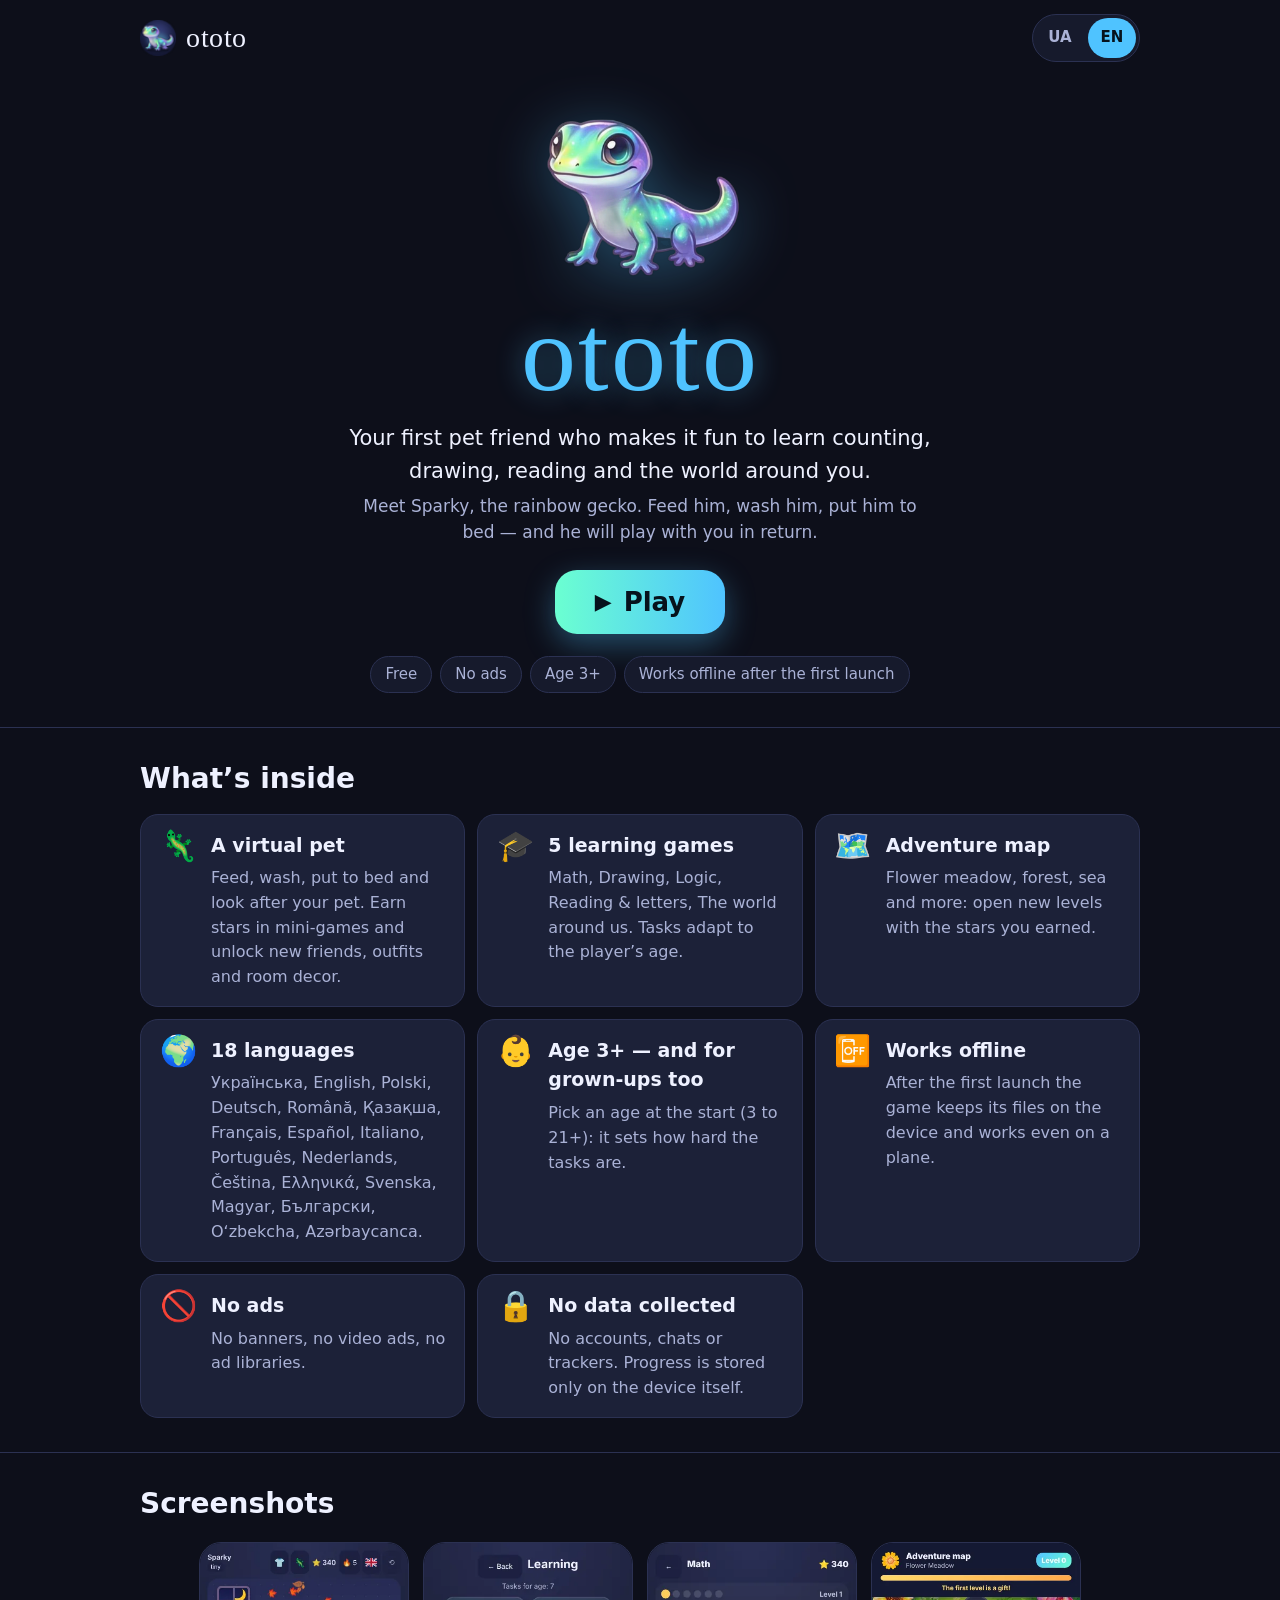
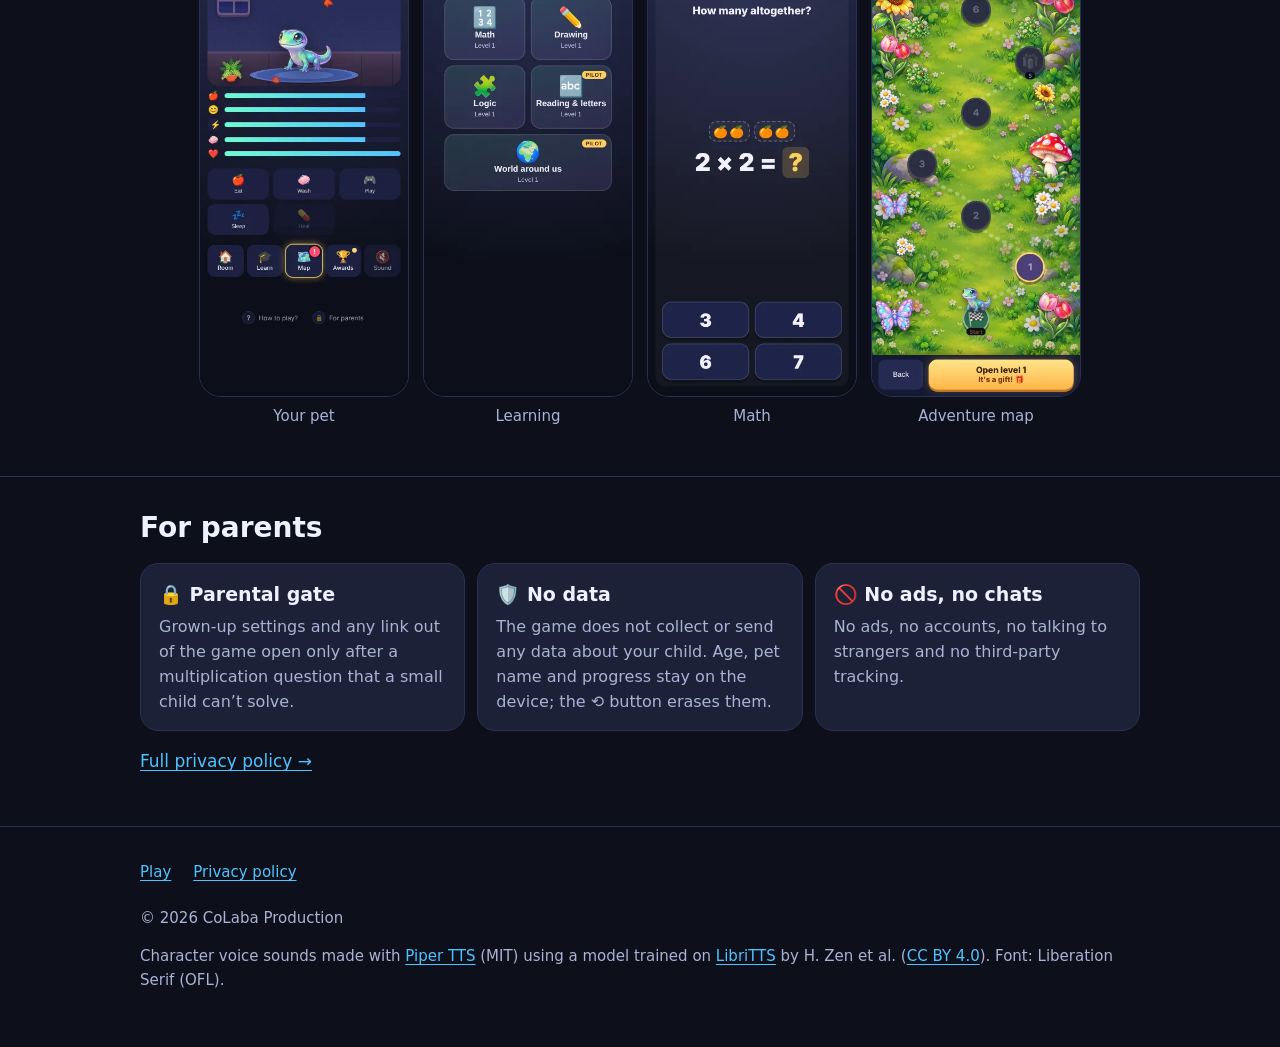
<file: about/index.html>
<!DOCTYPE html>
<!-- OTOTO — сайт-візитка гри (uk / en). CoLaba Production.
     Статична сторінка: без трекерів, cookie, зовнішніх шрифтів і CDN.
     Гра — на рівень вище (../), політика приватності — ../privacy/. -->
<html lang="uk">
<head>
<meta charset="UTF-8">
<meta name="viewport" content="width=device-width, initial-scale=1">
<title>ototo — гра-улюбленець для дітей і дорослих</title>
<meta name="description" content="ototo — безкоштовна гра: віртуальний улюбленець, 5 навчальних ігор, мапа пригод, 18 мов. Без реклами, без збору особистих даних, після першого запуску працює без інтернету.">
<meta name="theme-color" content="#0d0f1a">
<meta name="referrer" content="no-referrer">
<link rel="icon" type="image/png" sizes="32x32" href="../img/icons/favicon-32.png">
<link rel="icon" type="image/png" sizes="16x16" href="../img/icons/favicon-16.png">
<link rel="apple-touch-icon" href="../img/icons/apple-touch-icon.png">
<link rel="stylesheet" href="site.css">
<script>
  /* мова до першого показу: збережений вибір, інакше uk для української системи, решта — en */
  (function () {
    var l = null;
    try { l = localStorage.getItem('ototo_site_lang'); } catch (e) {}
    if (l !== 'uk' && l !== 'en') l = /^uk\b/i.test(navigator.language || '') ? 'uk' : 'en';
    document.documentElement.lang = l;
  })();
</script>
</head>
<body class="i18n">
<a class="skip" href="#main"><span lang="uk">До змісту</span><span lang="en">Skip to content</span></a>

<header class="wrap top">
  <a class="brand" href="../" aria-label="ototo">
    <img src="../img/icons/favicon-32.png" srcset="../img/icons/favicon-32.png 1x, ../img/icons/apple-touch-icon.png 2x" alt="" width="36" height="36">
    <span class="logo">ototo</span>
  </a>
  <div class="langSwitch" role="group" aria-label="Мова / Language">
    <button type="button" data-lang="uk" aria-pressed="false">UA</button>
    <button type="button" data-lang="en" aria-pressed="false">EN</button>
  </div>
</header>

<main id="main">
  <div class="wrap hero">
    <img class="mascot" src="../img/gecko.png" alt="" width="200" height="200" fetchpriority="high">
    <h1 class="logo">ototo</h1>
    <p class="pitch">
      <span lang="uk">Твій перший друг-улюбленець, з яким весело вчитися рахувати, малювати, читати й пізнавати світ.</span>
      <span lang="en">Your first pet friend who makes it fun to learn counting, drawing, reading and the world around you.</span>
    </p>
    <p class="sub">
      <span lang="uk">Знайомтеся: райдужний геко Сяйко. Його треба годувати, мити, вкладати спати — а він за це грає з тобою.</span>
      <span lang="en">Meet Sparky, the rainbow gecko. Feed him, wash him, put him to bed — and he will play with you in return.</span>
    </p>
    <a class="play" href="../">
      <span class="tri" aria-hidden="true">▶</span>
      <span lang="uk">Грати</span><span lang="en">Play</span>
    </a>
    <ul class="badges">
      <li><span lang="uk">Безкоштовно</span><span lang="en">Free</span></li>
      <li><span lang="uk">Без реклами</span><span lang="en">No ads</span></li>
      <li><span lang="uk">Від 3 років</span><span lang="en">Age 3+</span></li>
      <li><span lang="uk">Працює без інтернету після першого запуску</span><span lang="en">Works offline after the first launch</span></li>
    </ul>
  </div>

  <section aria-labelledby="hFeatures">
    <div class="wrap">
      <h2 id="hFeatures"><span lang="uk">Що є в грі</span><span lang="en">What’s inside</span></h2>
      <ul class="features">
        <li><span class="ico" aria-hidden="true">🦎</span><div>
          <h3><span lang="uk">Віртуальний улюбленець</span><span lang="en">A virtual pet</span></h3>
          <p lang="uk">Годуй, мий, вкладай спати й лікуй. Заробляй зірки в міні-іграх, відкривай нових друзів, одяг і прикраси для кімнати.</p>
          <p lang="en">Feed, wash, put to bed and look after your pet. Earn stars in mini-games and unlock new friends, outfits and room decor.</p>
        </div></li>
        <li><span class="ico" aria-hidden="true">🎓</span><div>
          <h3><span lang="uk">5 навчальних ігор</span><span lang="en">5 learning games</span></h3>
          <p lang="uk">Математика, Малювалка, Логіка, Читання і літери, Світ навколо. Завдання підлаштовуються під вік.</p>
          <p lang="en">Math, Drawing, Logic, Reading &amp; letters, The world around us. Tasks adapt to the player’s age.</p>
        </div></li>
        <li><span class="ico" aria-hidden="true">🗺️</span><div>
          <h3><span lang="uk">Мапа пригод</span><span lang="en">Adventure map</span></h3>
          <p lang="uk">Квітковий луг, ліс, море та інші краї: відкривай рівні за зірки, які заробив у грі.</p>
          <p lang="en">Flower meadow, forest, sea and more: open new levels with the stars you earned.</p>
        </div></li>
        <li><span class="ico" aria-hidden="true">🌍</span><div>
          <h3><span lang="uk">18 мов</span><span lang="en">18 languages</span></h3>
          <p>Українська, English, Polski, Deutsch, Română, Қазақша, Français, Español, Italiano, Português, Nederlands, Čeština, Ελληνικά, Svenska, Magyar, Български, Oʻzbekcha, Azərbaycanca.</p>
        </div></li>
        <li><span class="ico" aria-hidden="true">👶</span><div>
          <h3><span lang="uk">Від 3 років — і для дорослих</span><span lang="en">Age 3+ — and for grown-ups too</span></h3>
          <p lang="uk">Вік обирається на старті (від 3 до 21+): від нього залежить складність завдань.</p>
          <p lang="en">Pick an age at the start (3 to 21+): it sets how hard the tasks are.</p>
        </div></li>
        <li><span class="ico" aria-hidden="true">📴</span><div>
          <h3><span lang="uk">Працює без інтернету</span><span lang="en">Works offline</span></h3>
          <p lang="uk">Після першого запуску гра зберігає свої файли на пристрої й працює навіть у літаку.</p>
          <p lang="en">After the first launch the game keeps its files on the device and works even on a plane.</p>
        </div></li>
        <li><span class="ico" aria-hidden="true">🚫</span><div>
          <h3><span lang="uk">Без реклами</span><span lang="en">No ads</span></h3>
          <p lang="uk">Жодних банерів, рекламних роликів і рекламних бібліотек.</p>
          <p lang="en">No banners, no video ads, no ad libraries.</p>
        </div></li>
        <li><span class="ico" aria-hidden="true">🔒</span><div>
          <h3><span lang="uk">Жодних даних не збираємо</span><span lang="en">No data collected</span></h3>
          <p lang="uk">Без акаунтів, чатів і трекерів. Прогрес зберігається лише на самому пристрої.</p>
          <p lang="en">No accounts, chats or trackers. Progress is stored only on the device itself.</p>
        </div></li>
      </ul>
    </div>
  </section>

  <section aria-labelledby="hShots">
    <div class="wrap">
      <h2 id="hShots"><span lang="uk">Як це виглядає</span><span lang="en">Screenshots</span></h2>
      <ul class="shots">
        <li lang="uk"><figure><img src="img/uk-1-pet.webp" width="390" height="844" loading="lazy" decoding="async" alt="Головний екран: геко Сяйко у своїй кімнаті, шкали їжі, настрою, енергії, чистоти й здоров’я"><figcaption>Улюбленець</figcaption></figure></li>
        <li lang="uk"><figure><img src="img/uk-2-learn.webp" width="390" height="844" loading="lazy" decoding="async" alt="Розділ «Навчання»: п’ять ігор — Математика, Малювалка, Логіка, Читання і літери, Світ навколо"><figcaption>Навчання</figcaption></figure></li>
        <li lang="uk"><figure><img src="img/uk-3-math.webp" width="390" height="844" loading="lazy" decoding="async" alt="Гра «Математика»: приклад із пропущеним числом і цифрова клавіатура"><figcaption>Математика</figcaption></figure></li>
        <li lang="uk"><figure><img src="img/uk-4-map.webp" width="390" height="844" loading="lazy" decoding="async" alt="Мапа пригод: квітковий луг із пронумерованими рівнями"><figcaption>Мапа пригод</figcaption></figure></li>
        <li lang="en"><figure><img src="img/en-1-pet.webp" width="390" height="844" loading="lazy" decoding="async" alt="Main screen: Sparky the gecko in his room with food, mood, energy, cleanliness and health bars"><figcaption>Your pet</figcaption></figure></li>
        <li lang="en"><figure><img src="img/en-2-learn.webp" width="390" height="844" loading="lazy" decoding="async" alt="Learning hub: five games — Math, Drawing, Logic, Reading and letters, The world around us"><figcaption>Learning</figcaption></figure></li>
        <li lang="en"><figure><img src="img/en-3-math.webp" width="390" height="844" loading="lazy" decoding="async" alt="Math game: a sum with a missing number and a number keypad"><figcaption>Math</figcaption></figure></li>
        <li lang="en"><figure><img src="img/en-4-map.webp" width="390" height="844" loading="lazy" decoding="async" alt="Adventure map: a flower meadow with numbered levels"><figcaption>Adventure map</figcaption></figure></li>
      </ul>
    </div>
  </section>

  <section aria-labelledby="hParents">
    <div class="wrap">
      <h2 id="hParents"><span lang="uk">Для батьків</span><span lang="en">For parents</span></h2>
      <div class="parents">
        <div class="box">
          <h3><span lang="uk">🔒 Батьківський замок</span><span lang="en">🔒 Parental gate</span></h3>
          <p lang="uk">Налаштування для дорослих і посилання за межі гри відкриваються лише після прикладу на множення, який мала дитина не розв’яже.</p>
          <p lang="en">Grown-up settings and any link out of the game open only after a multiplication question that a small child can’t solve.</p>
        </div>
        <div class="box">
          <h3><span lang="uk">🛡️ Жодних даних</span><span lang="en">🛡️ No data</span></h3>
          <p lang="uk">Гра не збирає й не передає даних про дитину. Вік, ім’я улюбленця і прогрес лежать лише на пристрої; видалити їх можна кнопкою ⟲.</p>
          <p lang="en">The game does not collect or send any data about your child. Age, pet name and progress stay on the device; the ⟲ button erases them.</p>
        </div>
        <div class="box">
          <h3><span lang="uk">🚫 Без реклами й чатів</span><span lang="en">🚫 No ads, no chats</span></h3>
          <p lang="uk">Немає реклами, акаунтів, спілкування з незнайомцями і стороннього стеження.</p>
          <p lang="en">No ads, no accounts, no talking to strangers and no third-party tracking.</p>
        </div>
      </div>
      <p><a href="../privacy/"><span lang="uk">Повна політика приватності →</span><span lang="en">Full privacy policy →</span></a></p>
    </div>
  </section>
</main>

<footer>
  <div class="wrap">
    <nav aria-label="Посилання / Links">
      <a href="../"><span lang="uk">Грати</span><span lang="en">Play</span></a>
      <a href="../privacy/" lang="uk">Політика приватності</a>
      <a href="../privacy/#en" lang="en">Privacy policy</a>
    </nav>
    <p>© 2026 CoLaba Production</p>
    <p class="credits">Character voice sounds made with <a href="https://github.com/rhasspy/piper">Piper TTS</a> (MIT) using a model trained on <a href="https://www.openslr.org/60/">LibriTTS</a> by H. Zen et al. (<a href="https://creativecommons.org/licenses/by/4.0/">CC BY 4.0</a>). Font: Liberation Serif (OFL).</p>
  </div>
</footer>
<script src="site.js"></script>
</body>
</html>
</file>
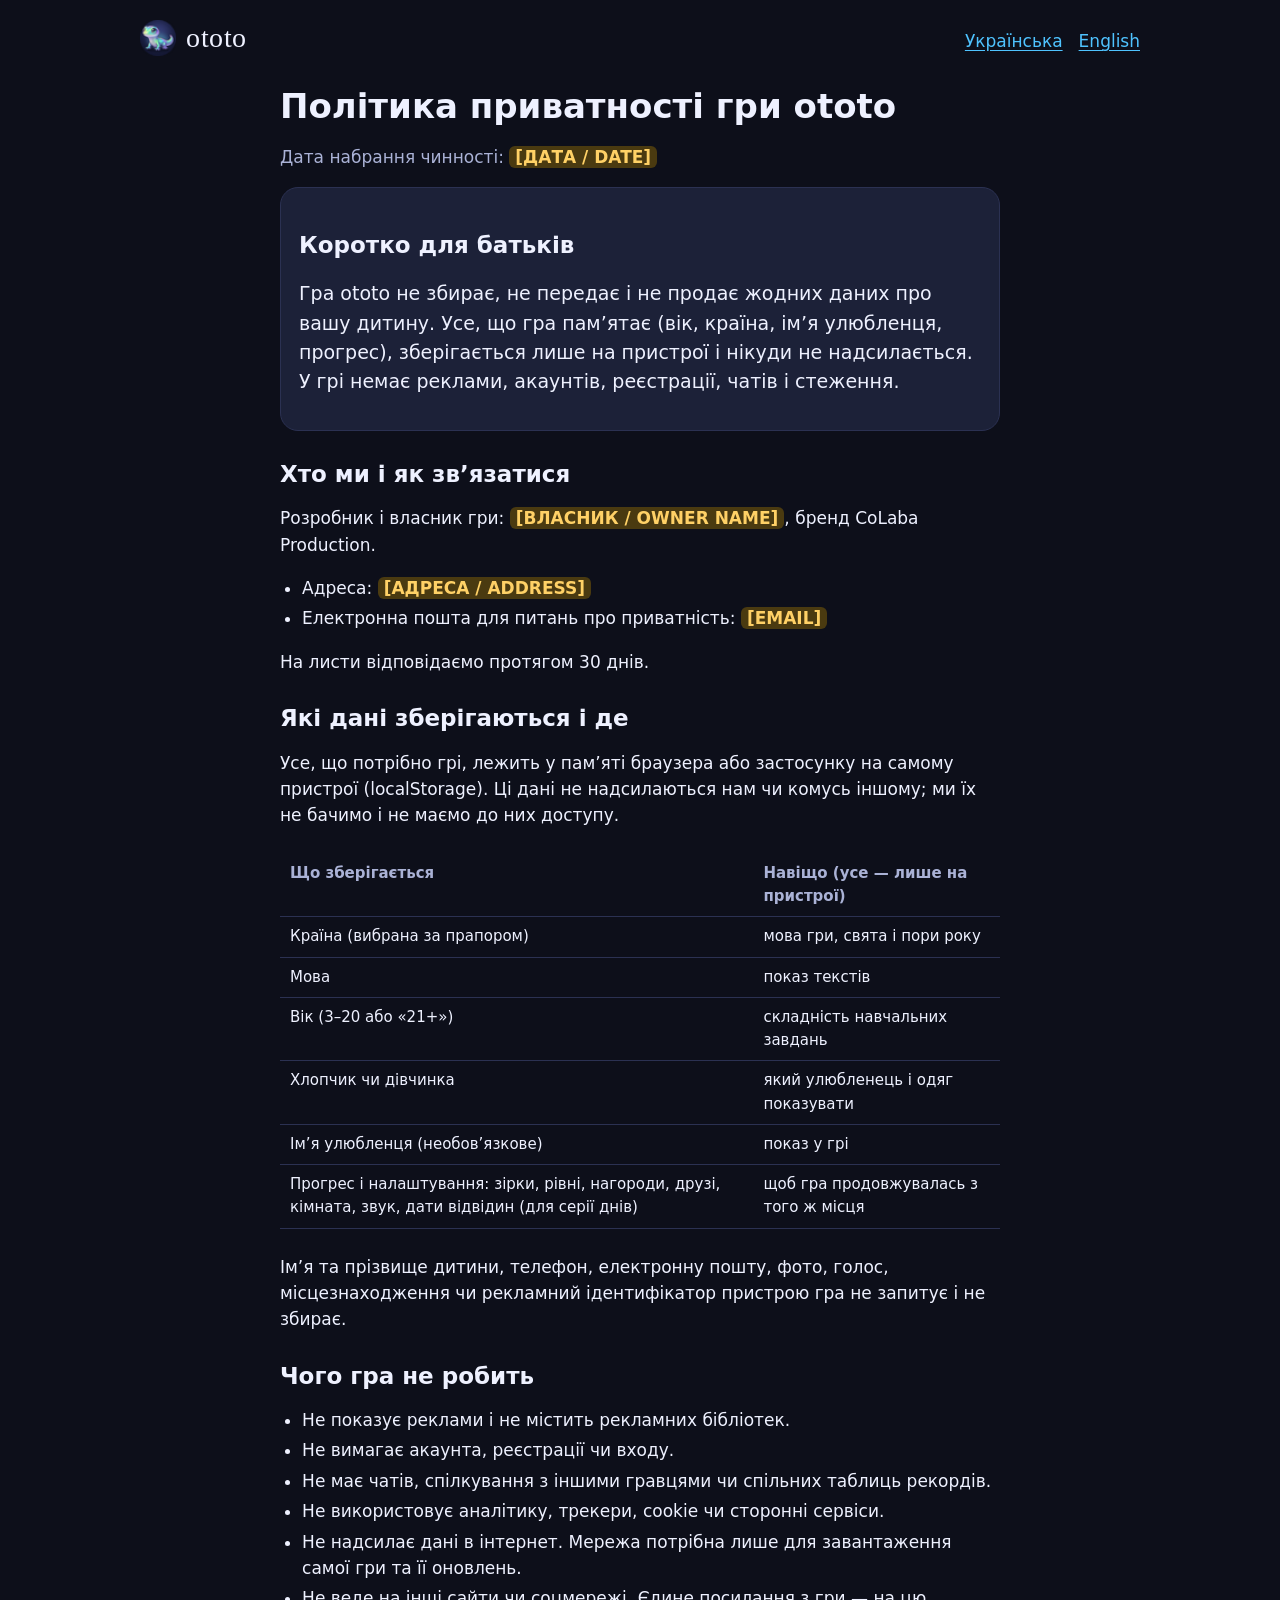
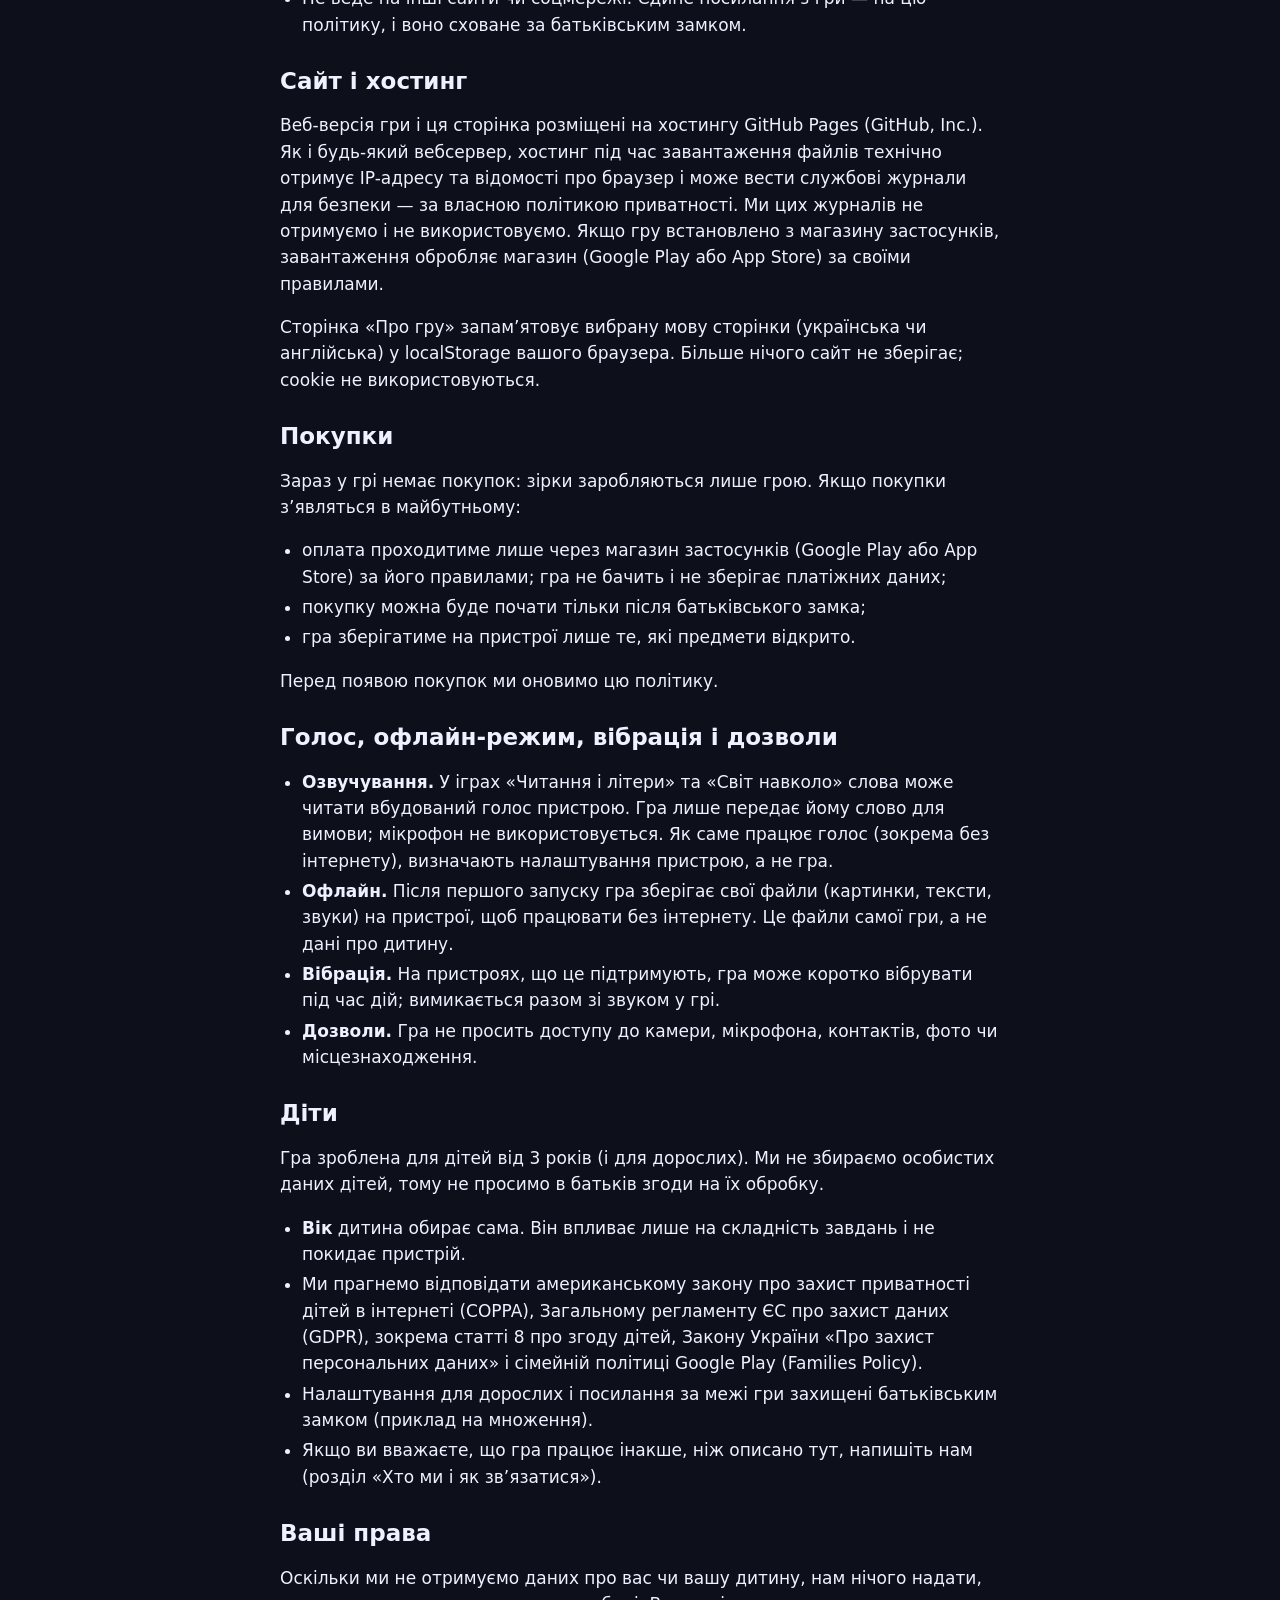
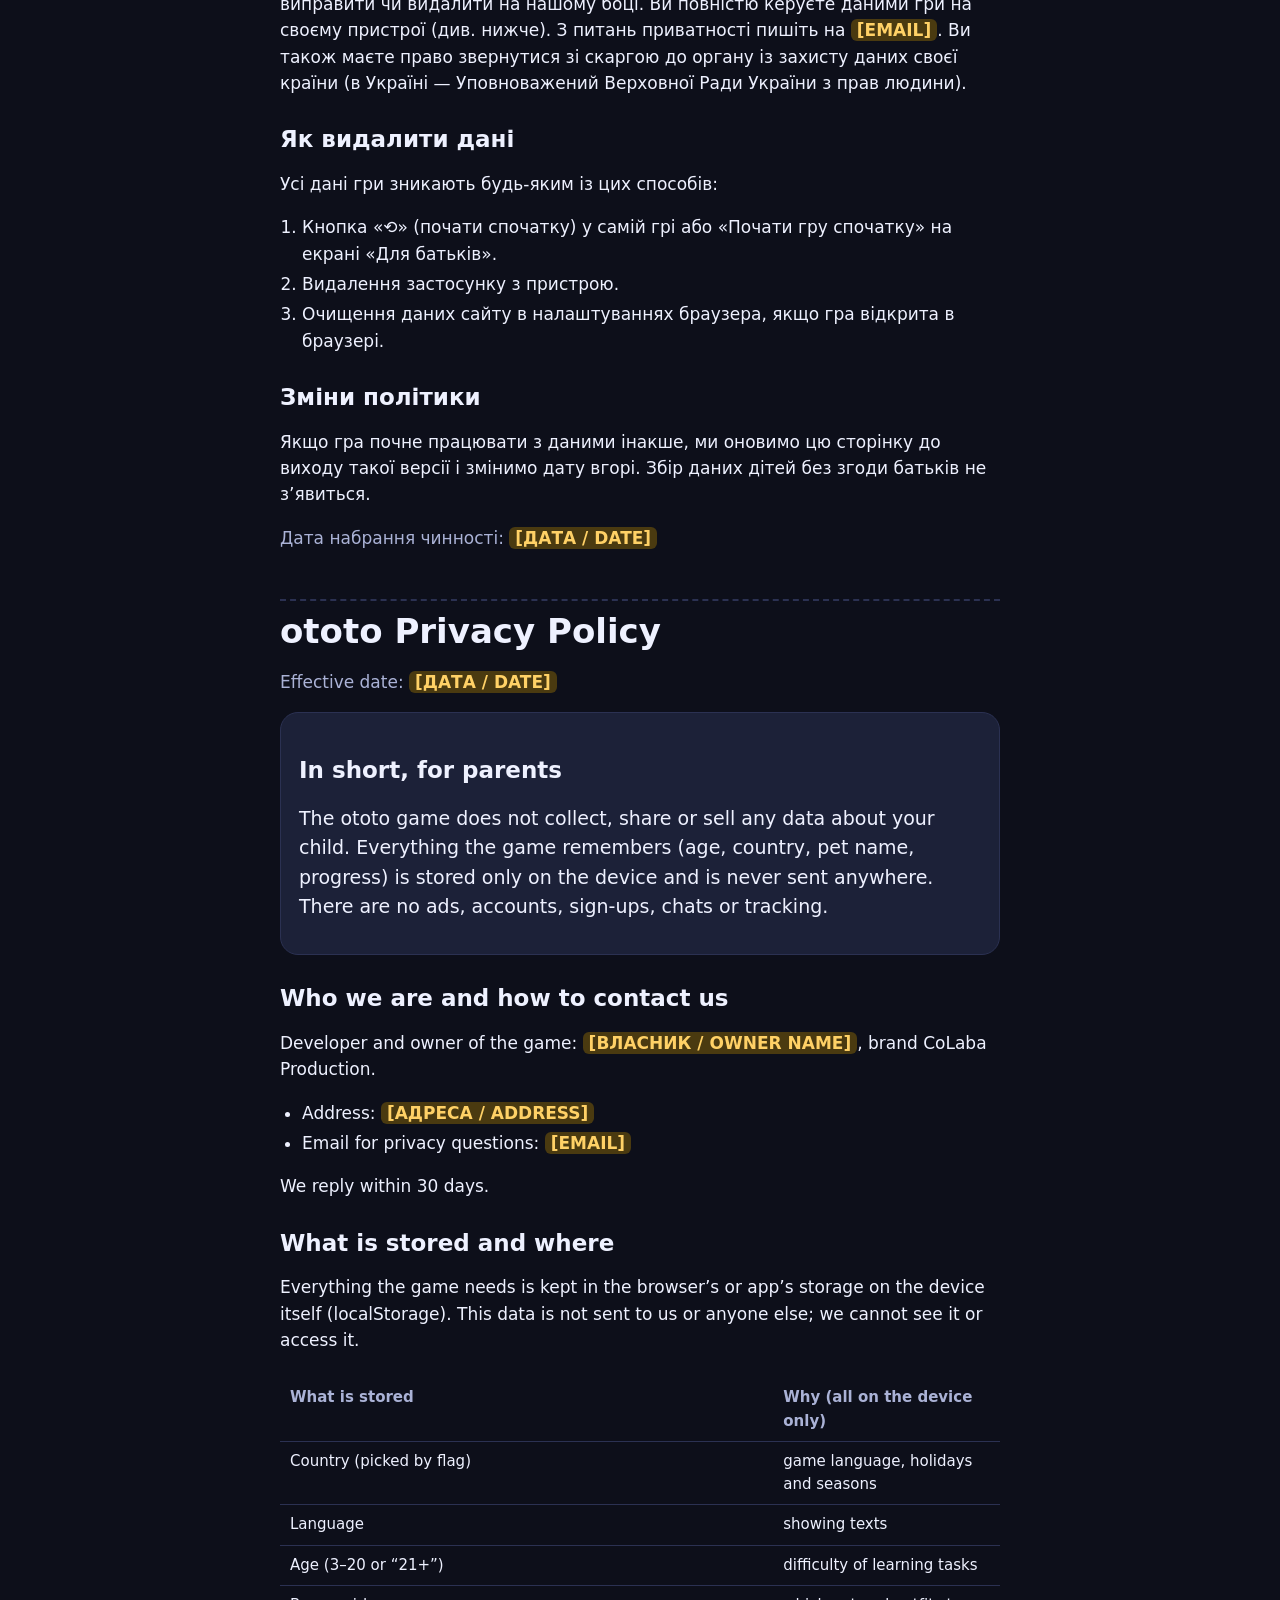
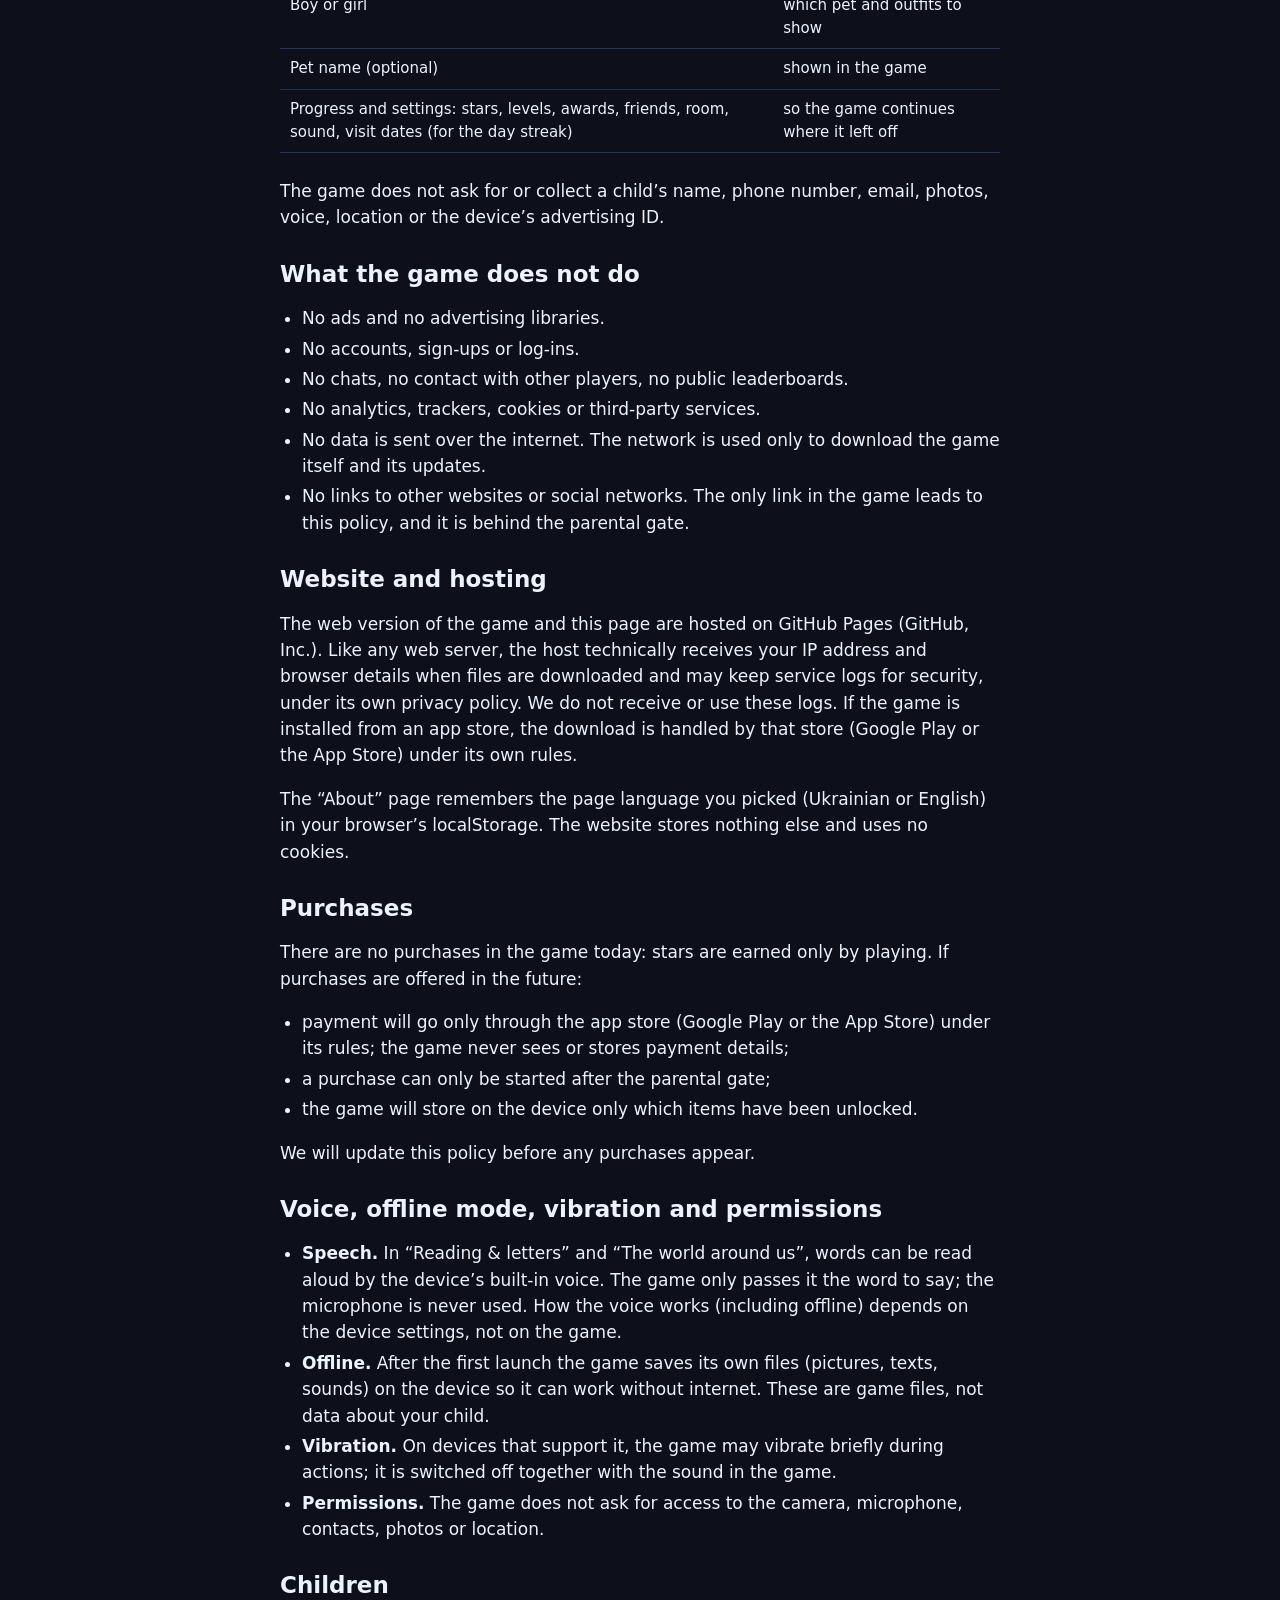
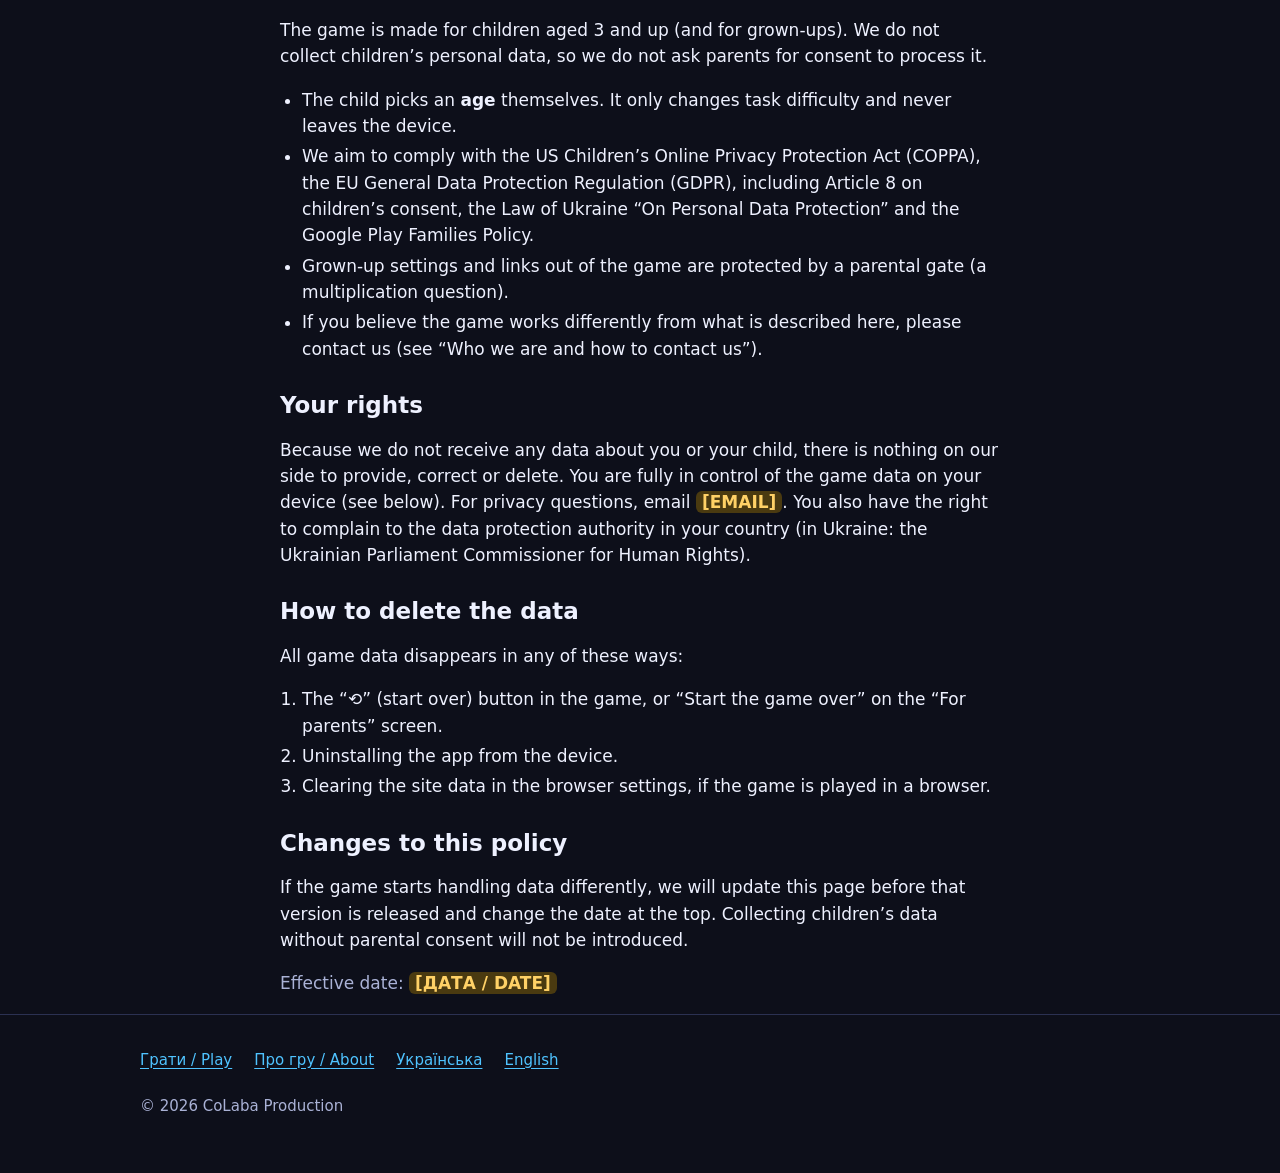
<file: privacy/index.html>
<!DOCTYPE html>
<!-- OTOTO — політика приватності (українською, нижче — англійською, якір #en). CoLaba Production.

     ДЛЯ ВЛАСНИКА — що вписати перед публікацією (шукайте class="ph"):
       [ВЛАСНИК / OWNER NAME]  — офіційна назва або ПІБ власника гри (ФОП/ТОВ). Позивних не писати.
       [АДРЕСА / ADDRESS]      — юридична адреса.
       [EMAIL]                 — пошта для питань приватності (напр. privacy@<домен гри>).
       [ДАТА / DATE]           — дата набрання чинності (дата публікації).
     Кожне поле є двічі: в українській і в англійській частині.
     Якщо гра переїде з GitHub Pages на інший хостинг — виправити розділ «Сайт і хостинг» / «Website and hosting».
     Текст — не юридична консультація; перед поданням у Google Play / App Store показати юристу. -->
<html lang="uk">
<head>
<meta charset="UTF-8">
<meta name="viewport" content="width=device-width, initial-scale=1">
<title>ototo — Політика приватності / Privacy policy</title>
<meta name="description" content="Політика приватності гри ototo: гра не збирає особистих даних, усе зберігається на пристрої. Privacy policy of the ototo game: no personal data is collected.">
<meta name="theme-color" content="#0d0f1a">
<meta name="referrer" content="no-referrer">
<link rel="icon" type="image/png" sizes="32x32" href="../img/icons/favicon-32.png">
<link rel="icon" type="image/png" sizes="16x16" href="../img/icons/favicon-16.png">
<link rel="apple-touch-icon" href="../img/icons/apple-touch-icon.png">
<link rel="stylesheet" href="../about/site.css">
</head>
<body>
<a class="skip" href="#uk">До змісту / Skip to content</a>

<header class="wrap top">
  <a class="brand" href="../about/" aria-label="ototo — про гру / about">
    <img src="../img/icons/favicon-32.png" srcset="../img/icons/favicon-32.png 1x, ../img/icons/apple-touch-icon.png 2x" alt="" width="36" height="36">
    <span class="logo">ototo</span>
  </a>
  <nav class="langNav" aria-label="Мова / Language">
    <a href="#uk" lang="uk">Українська</a>
    <a href="#en" lang="en">English</a>
  </nav>
</header>

<main class="wrap doc">

<!-- ======================= УКРАЇНСЬКА ======================= -->
<article id="uk" lang="uk" aria-labelledby="ukTitle">
  <h1 id="ukTitle">Політика приватності гри ototo</h1>
  <p class="muted">Дата набрання чинності: <span class="ph">[ДАТА / DATE]</span></p>

  <div class="short">
    <h2>Коротко для батьків</h2>
    <p class="lead">Гра ototo не збирає, не передає і не продає жодних даних про вашу дитину. Усе, що гра пам’ятає (вік, країна, ім’я улюбленця, прогрес), зберігається лише на пристрої і нікуди не надсилається. У грі немає реклами, акаунтів, реєстрації, чатів і стеження.</p>
  </div>

  <h2>Хто ми і як зв’язатися</h2>
  <p>Розробник і власник гри: <span class="ph">[ВЛАСНИК / OWNER NAME]</span>, бренд CoLaba Production.</p>
  <ul>
    <li>Адреса: <span class="ph">[АДРЕСА / ADDRESS]</span></li>
    <li>Електронна пошта для питань про приватність: <span class="ph">[EMAIL]</span></li>
  </ul>
  <p>На листи відповідаємо протягом 30 днів.</p>

  <h2>Які дані зберігаються і де</h2>
  <p>Усе, що потрібно грі, лежить у пам’яті браузера або застосунку на самому пристрої (localStorage). Ці дані не надсилаються нам чи комусь іншому; ми їх не бачимо і не маємо до них доступу.</p>
  <div class="tbl"><table>
    <thead><tr><th scope="col">Що зберігається</th><th scope="col">Навіщо (усе — лише на пристрої)</th></tr></thead>
    <tbody>
      <tr><td>Країна (вибрана за прапором)</td><td>мова гри, свята і пори року</td></tr>
      <tr><td>Мова</td><td>показ текстів</td></tr>
      <tr><td>Вік (3–20 або «21+»)</td><td>складність навчальних завдань</td></tr>
      <tr><td>Хлопчик чи дівчинка</td><td>який улюбленець і одяг показувати</td></tr>
      <tr><td>Ім’я улюбленця (необов’язкове)</td><td>показ у грі</td></tr>
      <tr><td>Прогрес і налаштування: зірки, рівні, нагороди, друзі, кімната, звук, дати відвідин (для серії днів)</td><td>щоб гра продовжувалась з того ж місця</td></tr>
    </tbody>
  </table></div>
  <p>Ім’я та прізвище дитини, телефон, електронну пошту, фото, голос, місцезнаходження чи рекламний ідентифікатор пристрою гра не запитує і не збирає.</p>

  <h2>Чого гра не робить</h2>
  <ul>
    <li>Не показує реклами і не містить рекламних бібліотек.</li>
    <li>Не вимагає акаунта, реєстрації чи входу.</li>
    <li>Не має чатів, спілкування з іншими гравцями чи спільних таблиць рекордів.</li>
    <li>Не використовує аналітику, трекери, cookie чи сторонні сервіси.</li>
    <li>Не надсилає дані в інтернет. Мережа потрібна лише для завантаження самої гри та її оновлень.</li>
    <li>Не веде на інші сайти чи соцмережі. Єдине посилання з гри — на цю політику, і воно сховане за батьківським замком.</li>
  </ul>

  <h2>Сайт і хостинг</h2>
  <p>Веб-версія гри і ця сторінка розміщені на хостингу GitHub Pages (GitHub, Inc.). Як і будь-який вебсервер, хостинг під час завантаження файлів технічно отримує IP-адресу та відомості про браузер і може вести службові журнали для безпеки — за власною політикою приватності. Ми цих журналів не отримуємо і не використовуємо. Якщо гру встановлено з магазину застосунків, завантаження обробляє магазин (Google Play або App Store) за своїми правилами.</p>
  <p>Сторінка «Про гру» запам’ятовує вибрану мову сторінки (українська чи англійська) у localStorage вашого браузера. Більше нічого сайт не зберігає; cookie не використовуються.</p>

  <h2>Покупки</h2>
  <p>Зараз у грі немає покупок: зірки заробляються лише грою. Якщо покупки з’являться в майбутньому:</p>
  <ul>
    <li>оплата проходитиме лише через магазин застосунків (Google Play або App Store) за його правилами; гра не бачить і не зберігає платіжних даних;</li>
    <li>покупку можна буде почати тільки після батьківського замка;</li>
    <li>гра зберігатиме на пристрої лише те, які предмети відкрито.</li>
  </ul>
  <p>Перед появою покупок ми оновимо цю політику.</p>

  <h2>Голос, офлайн-режим, вібрація і дозволи</h2>
  <ul>
    <li><strong>Озвучування.</strong> У іграх «Читання і літери» та «Світ навколо» слова може читати вбудований голос пристрою. Гра лише передає йому слово для вимови; мікрофон не використовується. Як саме працює голос (зокрема без інтернету), визначають налаштування пристрою, а не гра.</li>
    <li><strong>Офлайн.</strong> Після першого запуску гра зберігає свої файли (картинки, тексти, звуки) на пристрої, щоб працювати без інтернету. Це файли самої гри, а не дані про дитину.</li>
    <li><strong>Вібрація.</strong> На пристроях, що це підтримують, гра може коротко вібрувати під час дій; вимикається разом зі звуком у грі.</li>
    <li><strong>Дозволи.</strong> Гра не просить доступу до камери, мікрофона, контактів, фото чи місцезнаходження.</li>
  </ul>

  <h2>Діти</h2>
  <p>Гра зроблена для дітей від 3 років (і для дорослих). Ми не збираємо особистих даних дітей, тому не просимо в батьків згоди на їх обробку.</p>
  <ul>
    <li><strong>Вік</strong> дитина обирає сама. Він впливає лише на складність завдань і не покидає пристрій.</li>
    <li>Ми прагнемо відповідати американському закону про захист приватності дітей в інтернеті (COPPA), Загальному регламенту ЄС про захист даних (GDPR), зокрема статті 8 про згоду дітей, Закону України «Про захист персональних даних» і сімейній політиці Google Play (Families Policy).</li>
    <li>Налаштування для дорослих і посилання за межі гри захищені батьківським замком (приклад на множення).</li>
    <li>Якщо ви вважаєте, що гра працює інакше, ніж описано тут, напишіть нам (розділ «Хто ми і як зв’язатися»).</li>
  </ul>

  <h2>Ваші права</h2>
  <p>Оскільки ми не отримуємо даних про вас чи вашу дитину, нам нічого надати, виправити чи видалити на нашому боці. Ви повністю керуєте даними гри на своєму пристрої (див. нижче). З питань приватності пишіть на <span class="ph">[EMAIL]</span>. Ви також маєте право звернутися зі скаргою до органу із захисту даних своєї країни (в Україні — Уповноважений Верховної Ради України з прав людини).</p>

  <h2>Як видалити дані</h2>
  <p>Усі дані гри зникають будь-яким із цих способів:</p>
  <ol>
    <li>Кнопка «⟲» (почати спочатку) у самій грі або «Почати гру спочатку» на екрані «Для батьків».</li>
    <li>Видалення застосунку з пристрою.</li>
    <li>Очищення даних сайту в налаштуваннях браузера, якщо гра відкрита в браузері.</li>
  </ol>

  <h2>Зміни політики</h2>
  <p>Якщо гра почне працювати з даними інакше, ми оновимо цю сторінку до виходу такої версії і змінимо дату вгорі. Збір даних дітей без згоди батьків не з’явиться.</p>
  <p class="muted">Дата набрання чинності: <span class="ph">[ДАТА / DATE]</span></p>
</article>

<hr class="docSep">

<!-- ======================= ENGLISH ======================= -->
<article id="en" lang="en" aria-labelledby="enTitle">
  <h1 id="enTitle">ototo Privacy Policy</h1>
  <p class="muted">Effective date: <span class="ph">[ДАТА / DATE]</span></p>

  <div class="short">
    <h2>In short, for parents</h2>
    <p class="lead">The ototo game does not collect, share or sell any data about your child. Everything the game remembers (age, country, pet name, progress) is stored only on the device and is never sent anywhere. There are no ads, accounts, sign-ups, chats or tracking.</p>
  </div>

  <h2>Who we are and how to contact us</h2>
  <p>Developer and owner of the game: <span class="ph">[ВЛАСНИК / OWNER NAME]</span>, brand CoLaba Production.</p>
  <ul>
    <li>Address: <span class="ph">[АДРЕСА / ADDRESS]</span></li>
    <li>Email for privacy questions: <span class="ph">[EMAIL]</span></li>
  </ul>
  <p>We reply within 30 days.</p>

  <h2>What is stored and where</h2>
  <p>Everything the game needs is kept in the browser’s or app’s storage on the device itself (localStorage). This data is not sent to us or anyone else; we cannot see it or access it.</p>
  <div class="tbl"><table>
    <thead><tr><th scope="col">What is stored</th><th scope="col">Why (all on the device only)</th></tr></thead>
    <tbody>
      <tr><td>Country (picked by flag)</td><td>game language, holidays and seasons</td></tr>
      <tr><td>Language</td><td>showing texts</td></tr>
      <tr><td>Age (3–20 or “21+”)</td><td>difficulty of learning tasks</td></tr>
      <tr><td>Boy or girl</td><td>which pet and outfits to show</td></tr>
      <tr><td>Pet name (optional)</td><td>shown in the game</td></tr>
      <tr><td>Progress and settings: stars, levels, awards, friends, room, sound, visit dates (for the day streak)</td><td>so the game continues where it left off</td></tr>
    </tbody>
  </table></div>
  <p>The game does not ask for or collect a child’s name, phone number, email, photos, voice, location or the device’s advertising ID.</p>

  <h2>What the game does not do</h2>
  <ul>
    <li>No ads and no advertising libraries.</li>
    <li>No accounts, sign-ups or log-ins.</li>
    <li>No chats, no contact with other players, no public leaderboards.</li>
    <li>No analytics, trackers, cookies or third-party services.</li>
    <li>No data is sent over the internet. The network is used only to download the game itself and its updates.</li>
    <li>No links to other websites or social networks. The only link in the game leads to this policy, and it is behind the parental gate.</li>
  </ul>

  <h2>Website and hosting</h2>
  <p>The web version of the game and this page are hosted on GitHub Pages (GitHub, Inc.). Like any web server, the host technically receives your IP address and browser details when files are downloaded and may keep service logs for security, under its own privacy policy. We do not receive or use these logs. If the game is installed from an app store, the download is handled by that store (Google Play or the App Store) under its own rules.</p>
  <p>The “About” page remembers the page language you picked (Ukrainian or English) in your browser’s localStorage. The website stores nothing else and uses no cookies.</p>

  <h2>Purchases</h2>
  <p>There are no purchases in the game today: stars are earned only by playing. If purchases are offered in the future:</p>
  <ul>
    <li>payment will go only through the app store (Google Play or the App Store) under its rules; the game never sees or stores payment details;</li>
    <li>a purchase can only be started after the parental gate;</li>
    <li>the game will store on the device only which items have been unlocked.</li>
  </ul>
  <p>We will update this policy before any purchases appear.</p>

  <h2>Voice, offline mode, vibration and permissions</h2>
  <ul>
    <li><strong>Speech.</strong> In “Reading &amp; letters” and “The world around us”, words can be read aloud by the device’s built-in voice. The game only passes it the word to say; the microphone is never used. How the voice works (including offline) depends on the device settings, not on the game.</li>
    <li><strong>Offline.</strong> After the first launch the game saves its own files (pictures, texts, sounds) on the device so it can work without internet. These are game files, not data about your child.</li>
    <li><strong>Vibration.</strong> On devices that support it, the game may vibrate briefly during actions; it is switched off together with the sound in the game.</li>
    <li><strong>Permissions.</strong> The game does not ask for access to the camera, microphone, contacts, photos or location.</li>
  </ul>

  <h2>Children</h2>
  <p>The game is made for children aged 3 and up (and for grown-ups). We do not collect children’s personal data, so we do not ask parents for consent to process it.</p>
  <ul>
    <li>The child picks an <strong>age</strong> themselves. It only changes task difficulty and never leaves the device.</li>
    <li>We aim to comply with the US Children’s Online Privacy Protection Act (COPPA), the EU General Data Protection Regulation (GDPR), including Article 8 on children’s consent, the Law of Ukraine “On Personal Data Protection” and the Google Play Families Policy.</li>
    <li>Grown-up settings and links out of the game are protected by a parental gate (a multiplication question).</li>
    <li>If you believe the game works differently from what is described here, please contact us (see “Who we are and how to contact us”).</li>
  </ul>

  <h2>Your rights</h2>
  <p>Because we do not receive any data about you or your child, there is nothing on our side to provide, correct or delete. You are fully in control of the game data on your device (see below). For privacy questions, email <span class="ph">[EMAIL]</span>. You also have the right to complain to the data protection authority in your country (in Ukraine: the Ukrainian Parliament Commissioner for Human Rights).</p>

  <h2>How to delete the data</h2>
  <p>All game data disappears in any of these ways:</p>
  <ol>
    <li>The “⟲” (start over) button in the game, or “Start the game over” on the “For parents” screen.</li>
    <li>Uninstalling the app from the device.</li>
    <li>Clearing the site data in the browser settings, if the game is played in a browser.</li>
  </ol>

  <h2>Changes to this policy</h2>
  <p>If the game starts handling data differently, we will update this page before that version is released and change the date at the top. Collecting children’s data without parental consent will not be introduced.</p>
  <p class="muted">Effective date: <span class="ph">[ДАТА / DATE]</span></p>
</article>

</main>

<footer>
  <div class="wrap">
    <nav aria-label="Посилання / Links">
      <a href="../">Грати / Play</a>
      <a href="../about/">Про гру / About</a>
      <a href="#uk">Українська</a>
      <a href="#en">English</a>
    </nav>
    <p>© 2026 CoLaba Production</p>
  </div>
</footer>
<script>
/* Відкрито з гри (?inapp=1): прибираємо переходи на інші сторінки, щоб дитина
   не вийшла з політики на сайт і далі в інтернет (правила Google Play для дітей). */
(function () {
  try {
    if (!/[?&]inapp=1(&|$)/.test(location.search)) return;
    document.querySelectorAll('a[href^="../"]').forEach(function (a) {
      if (a.classList.contains('brand')) { a.removeAttribute('href'); a.removeAttribute('aria-label'); }
      else a.remove();
    });
  } catch (e) {}
})();
</script>
</body>
</html>
</file>
<file: about/site.css>
/* OTOTO — спільний стиль сторінок сайту (about/, privacy/). CoLaba Production.
   Без зовнішніх шрифтів і CDN: логотип — локальний Times New Roman або вбудований
   Liberation Serif з папки гри (fonts/). Mobile-first. */
@font-face {
  font-family: 'OTOBrand';
  src: local('Times New Roman'), local('TimesNewRomanPSMT'), url('../fonts/liberation-serif-regular.woff2') format('woff2');
  font-weight: 400;
  font-display: swap;
}

:root {
  --bg: #0d0f1a;
  --bg2: #161a2c;
  --card: #1c2138;
  --line: #2b3152;
  --text: #eef1ff;
  --muted: #aab2d6;
  --accent: #4fc3ff;
  --accent2: #6bffd1;
  --warn: #ffd166;
  color-scheme: dark;
}

* { box-sizing: border-box; }
html { -webkit-text-size-adjust: 100%; scroll-behavior: smooth; }
@media (prefers-reduced-motion: reduce) { html { scroll-behavior: auto; } }
body {
  margin: 0;
  background: var(--bg);
  color: var(--text);
  font: 17px/1.55 system-ui, -apple-system, 'Segoe UI', Roboto, 'Helvetica Neue', Arial, sans-serif;
}

/* Мовний перемикач: показуємо лише блоки поточної мови (атрибут lang на <html>). */
html[lang="uk"] .i18n [lang="en"],
html[lang="en"] .i18n [lang="uk"] { display: none !important; }

a { color: var(--accent); text-underline-offset: 3px; }
a:hover { color: var(--accent2); }
:focus-visible { outline: 3px solid var(--warn); outline-offset: 3px; border-radius: 6px; }

.skip { position: absolute; left: -9999px; top: 0; }
.skip:focus { left: 12px; top: 12px; z-index: 10; background: var(--card); padding: 8px 12px; }

.wrap { max-width: 1040px; margin: 0 auto; padding: 0 20px; }

/* ---------- верхня смуга ---------- */
.top {
  display: flex; align-items: center; justify-content: space-between; gap: 12px;
  padding-top: 14px; padding-bottom: 14px;
}
.brand { display: flex; align-items: center; gap: 10px; text-decoration: none; color: var(--text); }
.brand img { width: 36px; height: 36px; border-radius: 10px; }
.logo {
  font-family: 'OTOBrand', 'Times New Roman', Times, serif;
  font-weight: 400; text-transform: lowercase; letter-spacing: .02em;
}
.brand .logo { font-size: 28px; line-height: 1; }
.langSwitch { display: flex; gap: 4px; background: var(--bg2); border: 1px solid var(--line); border-radius: 999px; padding: 3px; }
.langSwitch button {
  min-width: 48px; min-height: 40px; border: 0; border-radius: 999px;
  background: transparent; color: var(--muted); font: inherit; font-size: 15px; font-weight: 600; cursor: pointer;
}
.langSwitch button[aria-pressed="true"] { background: var(--accent); color: #06121c; }

/* ---------- головний блок ---------- */
.hero { text-align: center; padding-top: 18px; padding-bottom: 34px; }
.hero .mascot { width: 168px; height: 168px; display: block; margin: 0 auto 4px; filter: drop-shadow(0 10px 30px rgba(79,195,255,.35)); }
.hero h1 { margin: 0; font-size: 84px; line-height: 1; color: var(--accent); text-shadow: 0 0 28px rgba(79,195,255,.45); }
.hero .pitch { font-size: 21px; margin: 14px auto 6px; max-width: 30em; }
.hero .sub { color: var(--muted); margin: 0 auto 24px; max-width: 34em; }

.play {
  display: inline-flex; align-items: center; justify-content: center; gap: 12px;
  min-height: 64px; padding: 0 40px; border-radius: 22px;
  background: linear-gradient(90deg, var(--accent2), var(--accent));
  color: #06121c; font-size: 26px; font-weight: 800; text-decoration: none;
  box-shadow: 0 10px 30px rgba(79,195,255,.35);
}
.play:hover { color: #06121c; filter: brightness(1.06); }
.play .tri { font-size: 22px; }
.badges { display: flex; flex-wrap: wrap; justify-content: center; gap: 8px; margin: 22px 0 0; padding: 0; list-style: none; }
.badges li { background: var(--bg2); border: 1px solid var(--line); border-radius: 999px; padding: 6px 14px; font-size: 15px; color: var(--muted); }

/* ---------- секції ---------- */
section { padding: 34px 0; border-top: 1px solid var(--line); }
h2 { font-size: 28px; line-height: 1.2; margin: 0 0 18px; }
h3 { font-size: 19px; margin: 0 0 6px; }

.features { display: grid; grid-template-columns: 1fr; gap: 12px; margin: 0; padding: 0; list-style: none; }
.features li { background: var(--card); border: 1px solid var(--line); border-radius: 18px; padding: 16px 18px; display: flex; gap: 14px; align-items: flex-start; }
.features .ico { font-size: 30px; line-height: 1; flex: none; width: 38px; text-align: center; }
.features p { margin: 0; color: var(--muted); font-size: 16px; }

.shots { display: flex; gap: 14px; overflow-x: auto; scroll-snap-type: x mandatory; padding: 4px 2px 14px; margin: 0; list-style: none; }
.shots li { flex: none; scroll-snap-align: center; margin: 0; }
.shots figure { margin: 0; }
.shots img { display: block; width: 210px; height: auto; aspect-ratio: 390 / 844; border-radius: 22px; border: 1px solid var(--line); background: var(--bg2); }
.shots figcaption { text-align: center; color: var(--muted); font-size: 15px; margin-top: 8px; }

.parents { display: grid; grid-template-columns: 1fr; gap: 12px; }
.parents .box { background: var(--card); border: 1px solid var(--line); border-radius: 18px; padding: 16px 18px; }
.parents .box p { margin: 0; color: var(--muted); font-size: 16px; }

footer { border-top: 1px solid var(--line); padding: 26px 0 40px; color: var(--muted); font-size: 15px; }
footer nav { display: flex; flex-wrap: wrap; gap: 8px 22px; margin-bottom: 10px; }
footer nav a { display: inline-block; padding: 8px 0; }

/* ---------- політика приватності ---------- */
.doc { max-width: 760px; }
.doc h1 { font-size: 34px; line-height: 1.2; margin: 10px 0 6px; }
.doc h2 { font-size: 23px; margin: 30px 0 10px; }
.doc .lead { font-size: 19px; }
.doc ul, .doc ol { padding-left: 1.3em; }
.doc li { margin: 4px 0; }
.doc table { width: 100%; border-collapse: collapse; font-size: 15px; margin: 8px 0; }
.doc th, .doc td { text-align: left; vertical-align: top; padding: 8px 10px; border-bottom: 1px solid var(--line); }
.doc th { color: var(--muted); font-weight: 600; }
.doc .short { background: var(--card); border: 1px solid var(--line); border-radius: 18px; padding: 14px 18px; }
.doc .muted { color: var(--muted); }
.tbl { overflow-x: auto; }
.ph { background: #4a3a10; color: var(--warn); padding: 1px 6px; border-radius: 6px; font-weight: 700; white-space: nowrap; }
.langNav { display: flex; gap: 16px; margin: 6px 0 0; }
.langNav a { display: inline-block; padding: 8px 0; }
.docSep { border: 0; border-top: 2px dashed var(--line); margin: 48px 0 10px; }

@media (min-width: 720px) {
  .features { grid-template-columns: 1fr 1fr; }
  .parents { grid-template-columns: repeat(3, 1fr); }
  .hero h1 { font-size: 110px; }
  .hero .mascot { width: 200px; height: 200px; }
  .shots { justify-content: center; }
}
@media (min-width: 1000px) {
  .features { grid-template-columns: repeat(3, 1fr); }
}
</file>
